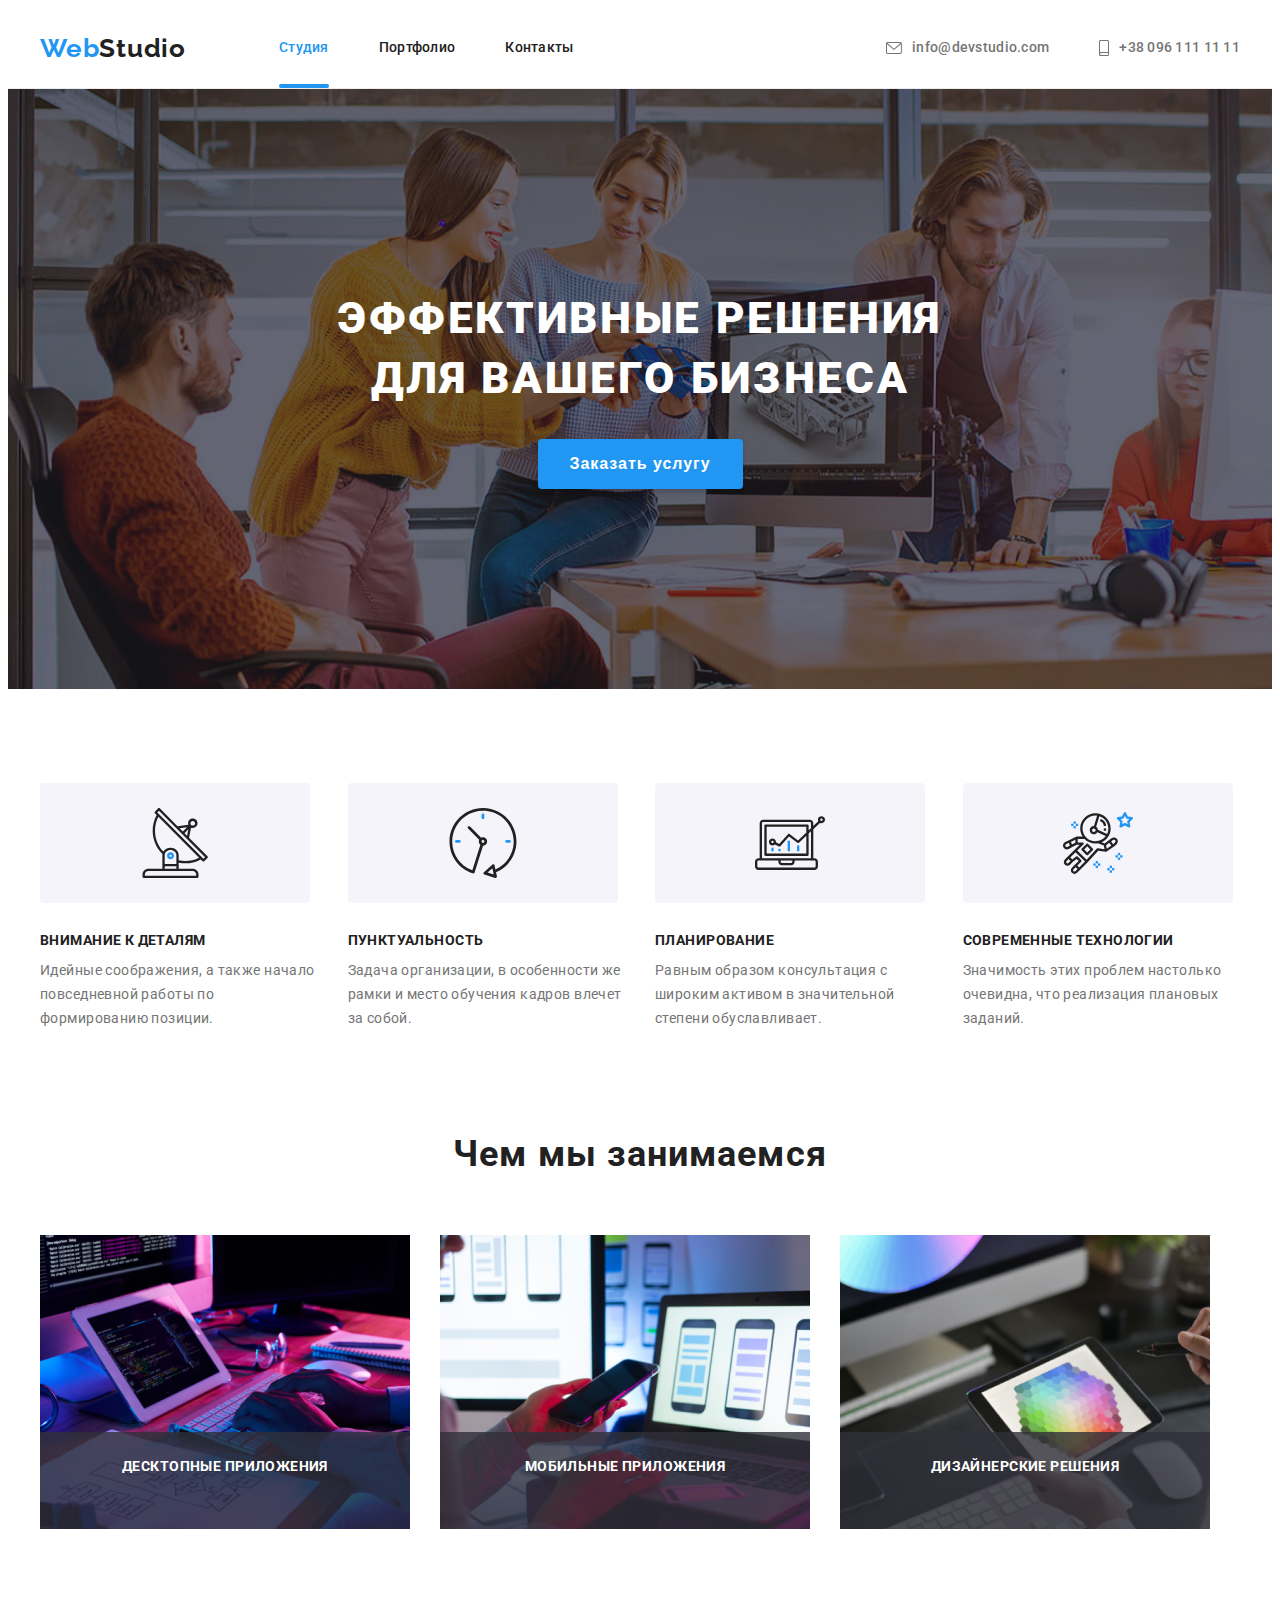
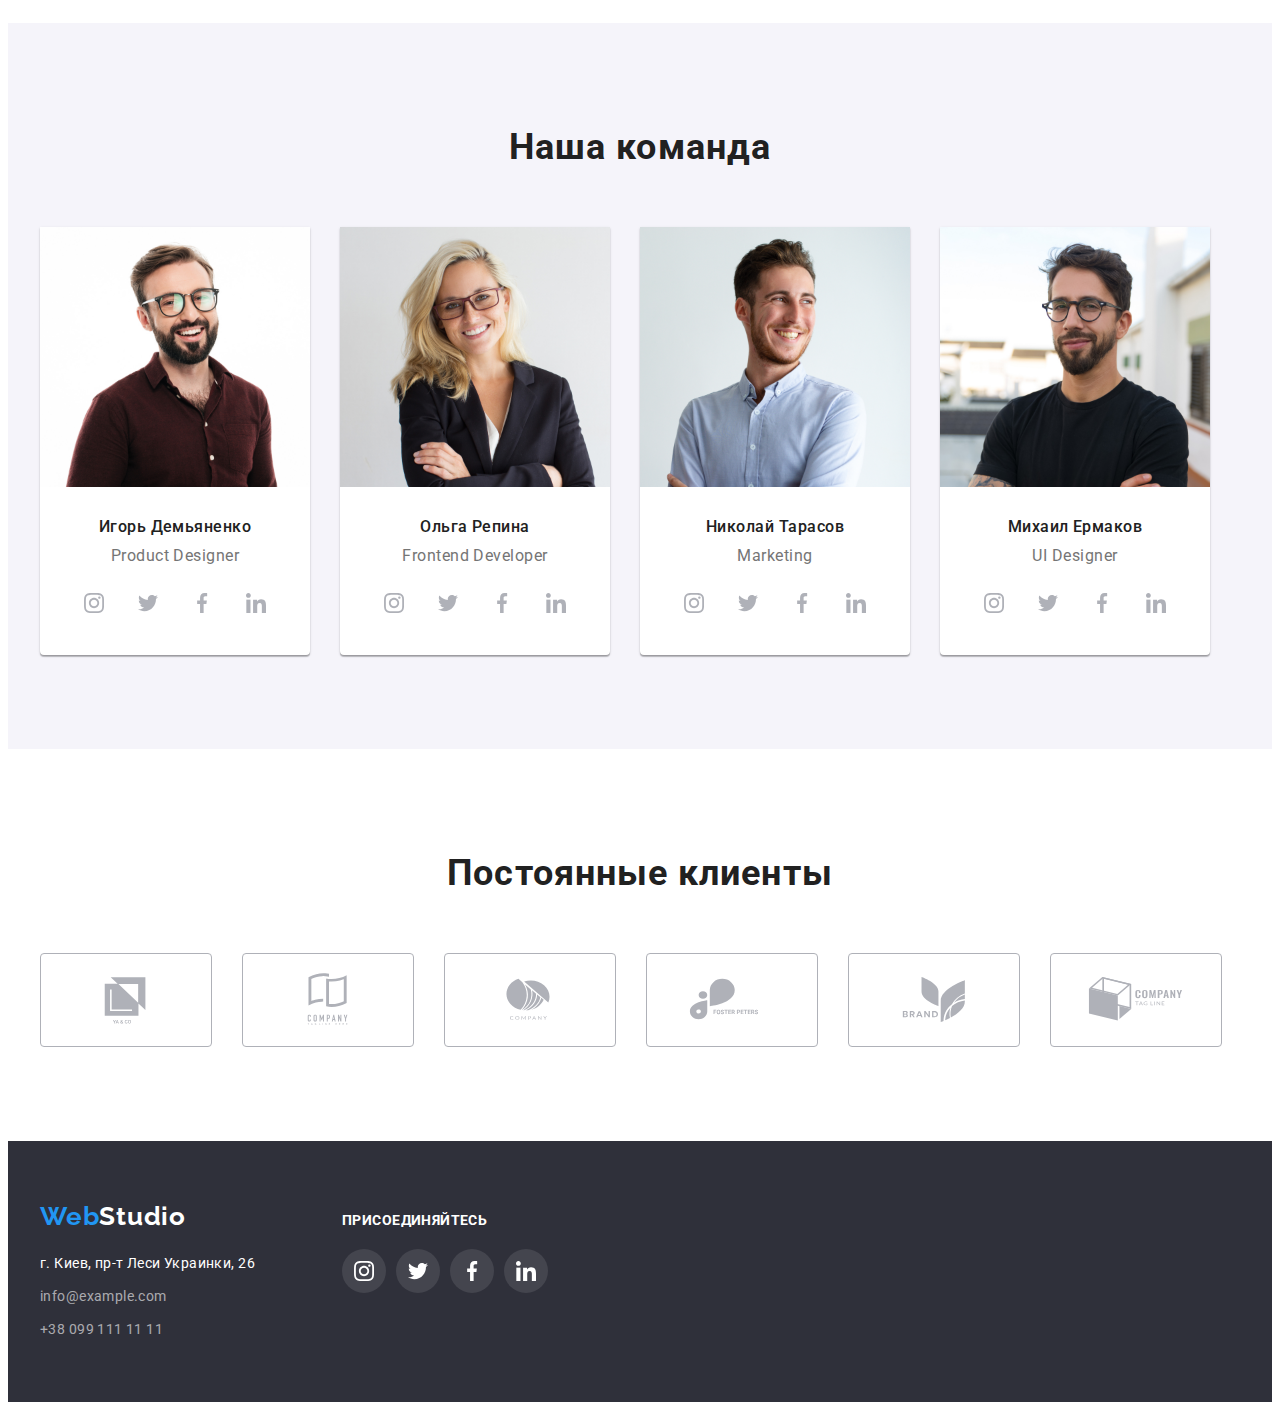
<file: index.html>
<!DOCTYPE html>
<html lang="ru">
    <!--header-->
<head>
    <meta charset="UTF-8">
    <meta http-equiv="X-UA-Compatible" content="IE=edge">
    <meta name="viewport" content="width=device-width, initial-scale=1.0">
    <title>WebStudio</title>
    <link rel="preconnect" href="https://fonts.googleapis.com">
    <link rel="preconnect" href="https://fonts.gstatic.com" crossorigin>
    <link href="https://fonts.googleapis.com/css2?family=Raleway:wght@700&family=Roboto:wght@400;500;700;900&display=swap"
        rel="stylesheet"> 
    <link rel="stylesheet" href="https://cdnjs.cloudflare.com/ajax/libs/modern-normalize/1.1.0/modern-normalize.min.css"
        integrity="sha512-wpPYUAdjBVSE4KJnH1VR1HeZfpl1ub8YT/NKx4PuQ5NmX2tKuGu6U/JRp5y+Y8XG2tV+wKQpNHVUX03MfMFn9Q=="
        crossorigin="anonymous" referrerpolicy="no-referrer" />
    <link rel="stylesheet" href="./css/styles.css" />
    <link rel="import" href="./portfolio.html" />
</head>
<body>
        <header class="page-header">
            <div class="container header-container">
                <nav class="navigation">
                    <a class="logo link" href="">Web<span class="studio title-theme-light">Studio</span></a>
                    <ul class="menu list">
                        <li class="menu-item">
                            <a class="link current-menu" href="./index.html">Студия</a>
                        </li>
                        <li class="menu-item">
                            <a class="menu-link link" href="./portfolio.html">Портфолио</a>
                        </li>
                        <li class="menu-item">
                            <a class="menu-link link" href="">Контакты</a>
                        </li>
                    </ul>
                </nav>
                <ul class="menu list">
                    <li class="list-mail">
                        <a class="mail link" href="mailto:info@devstudio.com">
                            <svg class="mail-list-icon" width="16" height="12">
                                <use href="./images/sprite.svg#icon-mail"></use>
                            </svg>info@devstudio.com
                        </a>
                    </li>
                    <li>
                        <a class="tel-number link" href="tel:+380961111111">
                            <svg class="smartphone-list-icon" width="10" height="16">
                                <use href="./images/sprite.svg#icon-smartphone"></use>
                            </svg>
                            +38 096 111 11 11</a>
                    </li>
                </ul>
            </div>
        </header>
    <main>
        <!--HERO-->
        <section class="hero">
            <div class="container hero-padding">
                <h1 class="main-title">Эффективные решения для вашего бизнеса</h1>
                <button class="btn" type="button" data-modal-open>Заказать услугу</button>
            </div>
        </section>
        <!--text below the hero-->
        <section class="section-do">
            <div class="container">
                <ul class="list list-text">
                    <li class="list-part-title">
                        <div class="pictures">
                            <svg class="list-pictures" width="70" height="70">
                                <use href="./images/sprite.svg#icon-antenna"></use>
                            </svg>
                        </div>
                        <h3 class="part-title">Внимание к деталям</h3>
                        <p class="text">Идейные соображения, а также начало повседневной работы по формированию позиции.</p>
                    </li>
                    <li class="list-part-title">
                        <div class="pictures">
                            <svg class="list-pictures" width="70" height="70">
                                <use href="./images/sprite.svg#icon-clock"></use>
                            </svg>
                        </div>
                        <h3 class="part-title">Пунктуальность</h3>
                        <p class="text">Задача организации, в особенности же рамки и место обучения кадров влечет за собой.</p>
                    </li>
                    <li class="list-part-title">
                        <div class="pictures">
                            <svg class="list-pictures" width="70" height="70">
                                <use href="./images/sprite.svg#icon-diagram"></use>
                            </svg>
                        </div>
                        <h3 class="part-title">Планирование</h3>
                        <p class="text">Равным образом консультация с широким активом в значительной степени обуславливает.</p>
                    </li>
                    <li class="list-part-title">
                        <div class="pictures">
                            <svg class="list-pictures" width="70" height="70">
                                <use href="./images/sprite.svg#icon-astronaut-1"></use>
                            </svg>
                        </div>
                        <h3 class="part-title">Современные технологии</h3>
                        <p class="text">Значимость этих проблем настолько очевидна, что реализация плановых заданий.</p>
                    </li>
                </ul>
            </div>
        </section>
        <!--what we do-->
        <section class="section">
            <div class="container">
                <h2 class="sub-title" >Чем мы занимаемся</h2>
                <ul class="list list-what-we-do">

                    <li class="card-what-we-do">
                        <div class="thumb">
                            <img src="./images/typing.jpg" 
                            alt="печатает" 
                            width="370" 
                            height="294" />
                            <p class="label-text">Десктопные приложения</p>
                        </div>
                    </li>
                    <li class="card-what-we-do">
                        <div class="thumb">
                        <img src="./images/mobile.jpg" 
                        alt="держит телефон" 
                        width="370" 
                        height="294"/>
                        <p class="label-text">Мобильные приложения</p>
                        </div>
                    </li>
                    <li class="card-what-we-do">
                        <div class="thumb">
                        <img src="./images/tab.jpg" 
                        alt="держит планшет" 
                        width="370" 
                        height="294"/>
                        <p class="label-text">Дизайнерские решения</p>
                        </div>
                    </li>
                </ul>
        </div>
        </section>
<!--our team-->
        <section class="section section-team">
            <div class="container">
                <h2 class="sub-title" >Наша команда</h2>
                <ul class="list list-team">
                    <li class="team-card">
                        <img src="./images/team/igor.jpg" alt="Игорь Демьяненко" width="270" height="260">
                        <div class="team-wrapper">
                            <h3 class="team-name">Игорь Демьяненко</h3>
                            <p class="position">Product Designer</p>
                            <ul class="social-list list">
                                <li class="social-list-item">
                                    <a href="" class="social-list-link">
                                        <svg class="social-list-icon" width="20" height="20">
                                            <use href="./images/sprite.svg#icon-instagram"></use>
                                        </svg>
                                    </a>
                                </li>
                                <li class="social-list-item">
                                    <a href="" class="social-list-link">
                                        <svg class="social-list-icon" width="20" height="20">
                                            <use href="./images/sprite.svg#icon-twitter"></use>
                                        </svg>
                                    </a>
                                </li>
                                <li class="social-list-item">
                                    <a href="" class="social-list-link">
                                        <svg class="social-list-icon" width="20" height="20">
                                            <use href="./images/sprite.svg#icon-facebook"></use>
                                        </svg>
                                    </a>
                                </li>
                                <li class="social-list-item">
                                    <a href="" class="social-list-link">
                                        <svg class="social-list-icon" width="20" height="20">
                                            <use href="./images/sprite.svg#icon-linkedin"></use>
                                        </svg>
                                    </a>
                                </li>
                            </ul>
                        </div>
                    </li>
                    <li class="team-card">
                        <img src="./images/team/olga.jpg" alt="Ольга Репина" width="270" height="260">
                        <div class="team-wrapper">
                            <h3 class="team-name">Ольга Репина</h3>
                            <p class="position">Frontend Developer</p>
                            <ul class="social-list list">
                                <li class="social-list-item">
                                    <a href="" class="social-list-link">
                                        <svg class="social-list-icon" width="20" height="20">
                                            <use href="./images/sprite.svg#icon-instagram"></use>
                                        </svg>
                                    </a>
                                </li>
                                <li class="social-list-item">
                                    <a href="" class="social-list-link">
                                        <svg class="social-list-icon" width="20" height="20">
                                            <use href="./images/sprite.svg#icon-twitter"></use>
                                        </svg>
                                    </a>
                                </li>
                                <li class="social-list-item">
                                    <a href="" class="social-list-link">
                                        <svg class="social-list-icon" width="20" height="20">
                                            <use href="./images/sprite.svg#icon-facebook"></use>
                                        </svg>
                                    </a>
                                </li>
                                <li class="social-list-item">
                                    <a href="" class="social-list-link">
                                        <svg class="social-list-icon" width="20" height="20">
                                            <use href="./images/sprite.svg#icon-linkedin"></use>
                                        </svg>
                                    </a>
                                </li>
                            </ul>
                        </div>
                    </li>
                    <li class="team-card">
                        <img src="./images/team/nikolai.jpg" alt="Николай Тарасов" width="270" height="260">
                        <div class="team-wrapper">
                            <h3 class="team-name">Николай Тарасов</h3>
                            <p class="position">Marketing</p>
                            <ul class="social-list list">
                                <li class="social-list-item">
                                    <a href="" class="social-list-link">
                                        <svg class="social-list-icon" width="20" height="20">
                                            <use href="./images/sprite.svg#icon-instagram"></use>
                                        </svg>
                                    </a>
                                </li>
                                <li class="social-list-item">
                                    <a href="" class="social-list-link">
                                        <svg class="social-list-icon" width="20" height="20">
                                            <use href="./images/sprite.svg#icon-twitter"></use>
                                        </svg>
                                    </a>
                                </li>
                                <li class="social-list-item">
                                    <a href="" class="social-list-link">
                                        <svg class="social-list-icon" width="20" height="20">
                                            <use href="./images/sprite.svg#icon-facebook"></use>
                                        </svg>
                                    </a>
                                </li>
                                <li class="social-list-item">
                                    <a href="" class="social-list-link">
                                        <svg class="social-list-icon" width="20" height="20">
                                            <use href="./images/sprite.svg#icon-linkedin"></use>
                                        </svg>
                                    </a>
                                </li>
                            </ul>
                        </div>
                    </li>
                    <li class="team-card">
                        <img src="./images/team/mikhail.jpg" alt="Михаил Ермаков" width="270" height="260">
                        <div class="team-wrapper">
                            <h3 class="team-name">Михаил Ермаков</h3>
                            <p class="position">UI Designer</p>
                            <ul class="social-list list">
                                <li class="social-list-item">
                                    <a href="" class="social-list-link">
                                        <svg class="social-list-icon" width="20" height="20">
                                            <use href="./images/sprite.svg#icon-instagram"></use>
                                        </svg>
                                    </a>
                                </li>
                                <li class="social-list-item">
                                    <a href="" class="social-list-link">
                                        <svg class="social-list-icon" width="20" height="20">
                                            <use href="./images/sprite.svg#icon-twitter"></use>
                                        </svg>
                                    </a>
                                </li>
                                <li class="social-list-item">
                                    <a href="" class="social-list-link">
                                        <svg class="social-list-icon" width="20" height="20">
                                            <use href="./images/sprite.svg#icon-facebook"></use>
                                        </svg>
                                    </a>
                                </li>
                                <li class="social-list-item">
                                    <a href="" class="social-list-link">
                                        <svg class="social-list-icon" width="20" height="20">
                                            <use href="./images/sprite.svg#icon-linkedin"></use>
                                        </svg>
                                    </a>
                                </li>
                            </ul>
                        </div>
                    </li>
                </ul>
            </div>
        </section>
<!--clients-->
        <section class="section">
            <div class="container">
                <h2 class="sub-title">Постоянные клиенты</h2>
                <ul class="list list-link-company">
                    <li class="list-company">
                        <a href="" class="square">
                            <svg class="company-list-icon" width="106" height="60">
                                <use href="./images/sprite.svg#icon-co"></use>
                            </svg>
                        </a>
                    </li>
                    <li class="list-company">
                        <a href="" class="square">
                            <svg class="company-list-icon" width="106" height="60">
                                <use href="./images/sprite.svg#icon-company"></use>
                            </svg>
                        </a>
                    </li>
                    <li class="list-company">
                        <a href="" class="square">
                            <svg class="company-list-icon" width="106" height="60">
                                <use href="./images/sprite.svg#icon-company-circle"></use>
                            </svg>
                        </a>
                    </li>
                    <li class="list-company">
                        <a href="" class="square">
                            <svg class="company-list-icon" width="106" height="60">
                                <use href="./images/sprite.svg#icon-foster"></use>
                            </svg>
                        </a>
                    </li>
                    <li class="list-company">
                        <a href="" class="square">
                            <svg class="company-list-icon" width="106" height="60">
                                <use href="./images/sprite.svg#icon-brand"></use>
                            </svg>
                        </a>
                    </li>
                    <li class="list-company">
                        <a href="" class="square">
                            <svg class="company-list-icon" width="106" height="60">
                                <use href="./images/sprite.svg#icon-tag-line"></use>
                            </svg>
                        </a>
                    </li>
                </ul>

            </div>
        </section>
    </main>

<!--footer-->
    <footer class="footer">
        <div class="container footer-div">
            <div>
            <a class="logo link footer-logo" href="">Web<span class="studio title-theme-dark">Studio</span></a>
            <address>
                <ul class="list">
                    <li class="list-footer">
                        <a 
                        class="link address" 
                        href="https://goo.gl/maps/fe2kEWnGN5FL26RS7"
                        target="_blank"
                        rel="noopener norefferer"
                        >г. Киев, пр-т Леси Украинки, 26</a>
                    </li>
                    <li class="list-footer">
                        <a class="link info-footer" href="mailto:info@example.com">info@example.com</a>
                    </li>
                    <li class="list-footer">
                        <a class="link info-footer" href="tel:+380991111111">+38 099 111 11 11</a>
                    </li>
                </ul>
            </address>   
        </div>
        <div class="">
            <h2 class="social-title">присоединяйтесь</h2>
            <ul class="social-list list">
                <li class="social-list-item">
                    <a href="" class="social-list-link social-list-link-footer">
                        <svg class="social-list-icon social-list-icon-footer" width="20" height="20">
                            <use href="./images/sprite.svg#icon-instagram"></use>
                        </svg>
                    </a>
                </li>
                <li class="social-list-item">
                    <a href="" class="social-list-link social-list-link-footer">
                        <svg class="social-list-icon social-list-icon-footer" width="20" height="20">
                            <use href="./images/sprite.svg#icon-twitter"></use>
                        </svg>
                    </a>
                </li>
                <li class="social-list-item">
                    <a href="" class="social-list-link social-list-link-footer">
                        <svg class="social-list-icon social-list-icon-footer" width="20" height="20">
                            <use href="./images/sprite.svg#icon-facebook"></use>
                        </svg>
                    </a>
                </li>
                <li class="social-list-item">
                    <a href="" class="social-list-link social-list-link-footer">
                        <svg class="social-list-icon social-list-icon-footer" width="20" height="20">
                            <use href="./images/sprite.svg#icon-linkedin"></use>
                        </svg>
                    </a>
                </li>
            </ul>
        </div>
        </div>
    </footer>
<!--modal-->
    <div class="backdrop is-hidden" data-modal>
        <div class="modal">
            <button type="button" class="modal-close-btn" data-modal-close>
                <svg class="modal-close-btn-icon" width="18" height="18">
                    <use href="./images/sprite.svg#icon-close"></use>
                </svg>
            </button>
        </div>
    </div>
<script src="./js/modal.js"></script>
</body>
</html>
</file>
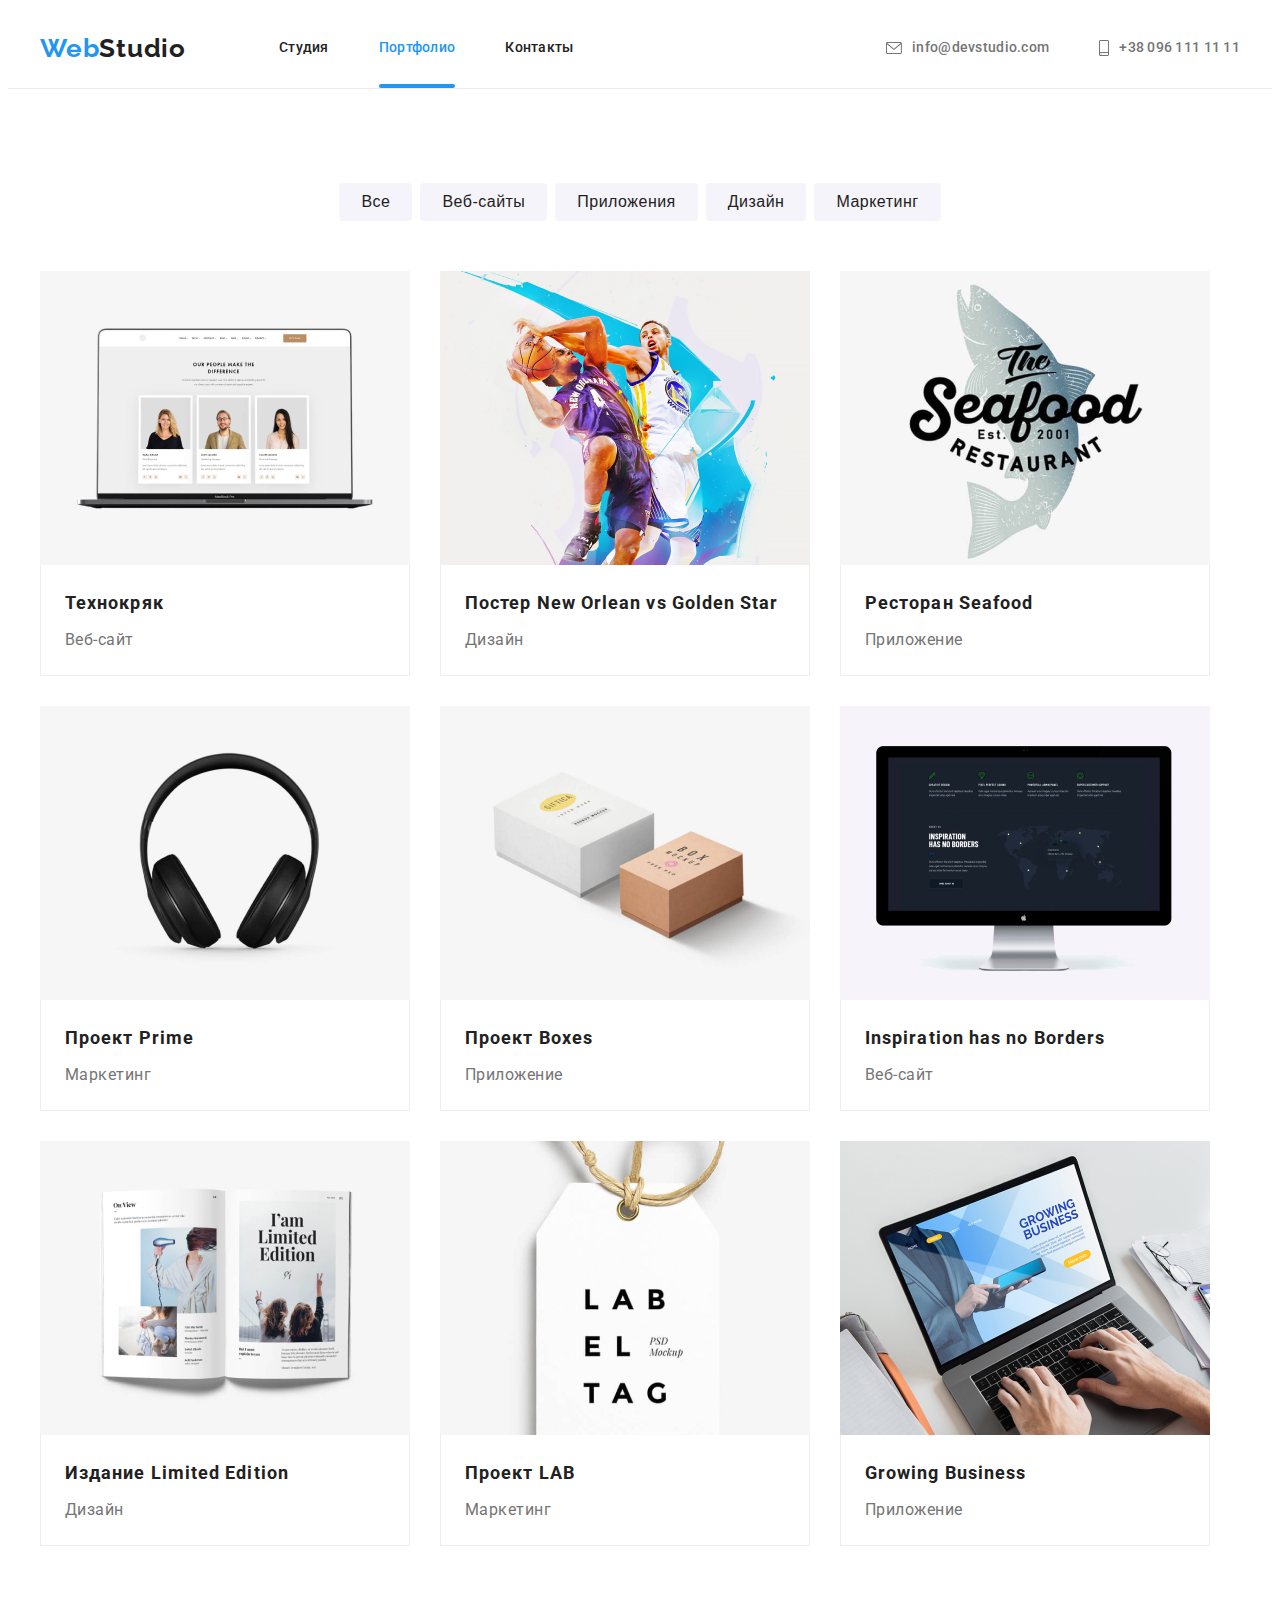
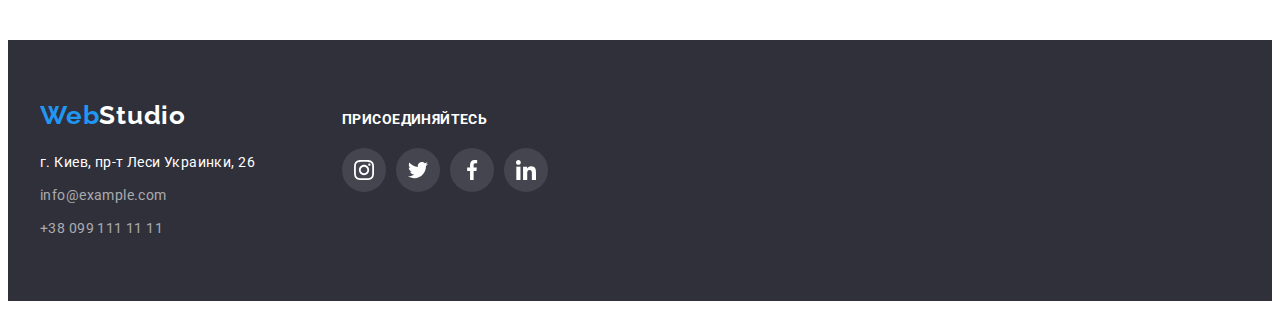
<file: portfolio.html>
<!DOCTYPE html>
<html lang="ru">
    <!--header-->
<head>
    <meta charset="UTF-8">
    <meta http-equiv="X-UA-Compatible" content="IE=edge">
    <meta name="viewport" content="width=device-width, initial-scale=1.0">
    <title>Portfolio</title>
    <link rel="preconnect" href="https://fonts.googleapis.com">
    <link rel="preconnect" href="https://fonts.gstatic.com" crossorigin>
    <link href="https://fonts.googleapis.com/css2?family=Raleway:wght@700&family=Roboto:wght@400;500;700;900&display=swap"
        rel="stylesheet">
    <link rel="stylesheet" href="https://cdnjs.cloudflare.com/ajax/libs/modern-normalize/1.1.0/modern-normalize.min.css"
        integrity="sha512-wpPYUAdjBVSE4KJnH1VR1HeZfpl1ub8YT/NKx4PuQ5NmX2tKuGu6U/JRp5y+Y8XG2tV+wKQpNHVUX03MfMFn9Q=="
        crossorigin="anonymous" referrerpolicy="no-referrer" />
    <link rel="stylesheet" href="./css/styles.css" />
    <link rel="import" href="./index.html"/>
</head>
<body>
    <header class="page-header">
        <div class="container header-container">
            <nav class="navigation">
                <a class="logo link" href="">Web<span class="studio title-theme-light">Studio</span></a>
                <ul class="menu list">
                    <li class="menu-item">
                        <a class="link menu-link" href="./index.html">Студия</a>
                    </li>
                    <li class="menu-item">
                        <a class="link current-menu" href="./portfolio.html">Портфолио</a>
                    </li>
                    <li class="menu-item">
                        <a class="menu-link link" href="">Контакты</a>
                    </li>
                </ul>
            </nav>
            <ul class="menu list">
                <li class="list-mail">
                    <a class="mail link" href="mailto:info@devstudio.com">
                        <svg class="mail-list-icon" width="16" height="12">
                            <use href="./images/sprite.svg#icon-mail"></use>
                        </svg>info@devstudio.com
                    </a>
                </li>
                <li>
                    <a class="tel-number link" href="tel:+380961111111">
                        <svg class="smartphone-list-icon" width="10" height="16">
                            <use href="./images/sprite.svg#icon-smartphone"></use>
                        </svg>
                        +38 096 111 11 11</a>
                </li>
            </ul>
        </div>
    </header>
    <main>
<!-----------HERO------------>
<section class="hero-portfolio">
    <div class="container">
        <ul class="list list-buttom">
            <li class="list-filter-buttom">
                <button class="filter-buttom" type="button">Все</button>
            </li>
            <li class="list-filter-buttom">
                <button class="filter-buttom" type="button">Веб-сайты</button>
            </li>
            <li class="list-filter-buttom">
                <button class="filter-buttom" type="button">Приложения</button>
            </li>
            <li class="list-filter-buttom">
                <button class="filter-buttom" type="button">Дизайн</button>
            </li>
            <li class="list-filter-buttom">
                <button class="filter-buttom" type="button">Маркетинг</button>
            </li> 
        </ul>

        <ul class="list list-portfolio">
            <li class="table-portfolio">
                <a class="link link-portfolio" href="">
                    <div class="hover-overlay">
                        <img src="./images/portfolio/texnokryak.jpg" alt="Технокряк" width="370" height="294">
                        <div class="action-overlay">
                            <p class="text-overlay">Ресурс предлагает комплексные предложения с разным уровнем функционала и сервисов. Все это позволит посетителю получить
                        исчерпывающие сведения о компании или частном лице.</p>
                        </div>
                    </div>

                    <div class="portfolio-wrapper">
                        <h3 class="post-name">Технокряк</h3>
                        <p class="filter-name">Веб-сайт</p>
                    </div>
                </a>
            </li>
            <li class="table-portfolio">
                <a class="link link-portfolio" href="">
                    <div class="hover-overlay">
                        <img src="./images/portfolio/poster.jpg" alt="Постер New Orlean vs Golden Star" width="370" height="294">
                        <div class="action-overlay">
                            <p class="text-overlay">Ресурс предлагает комплексные предложения с разным уровнем функционала и сервисов. Все это
                                позволит посетителю получить
                                исчерпывающие сведения о компании или частном лице.</p>
                        </div>
                    </div>

                    <div class="portfolio-wrapper">
                        <h3 class="post-name">Постер New Orlean vs Golden Star</h3>
                        <p class="filter-name">Дизайн</p>
                    </div>
                </a>
            </li>
            <li class="table-portfolio">
                <a class="link link-portfolio" href="">
                    <div class="hover-overlay">
                    <img src="./images/portfolio/seafood.jpg" alt="Ресторан Seafood" width="370" height="294">
                        <div class="action-overlay">
                            <p class="text-overlay">Ресурс предлагает комплексные предложения с разным уровнем функционала и сервисов. Все это
                                позволит посетителю получить
                                исчерпывающие сведения о компании или частном лице.</p>
                        </div>
                    </div>

                    <div class="portfolio-wrapper">
                        <h3 class="post-name">Ресторан Seafood</h3>
                        <p class="filter-name">Приложение</p>
                    </div>
                </a>
            </li>
            <li class="table-portfolio">
                <a class="link link-portfolio" href="">
                    <div class="hover-overlay">
                    <img src="./images/portfolio/prime.jpg" alt="Проект Prime" width="370" height="294">
                        <div class="action-overlay">
                            <p class="text-overlay">Ресурс предлагает комплексные предложения с разным уровнем функционала и сервисов. Все это
                                позволит посетителю получить
                                исчерпывающие сведения о компании или частном лице.</p>
                        </div>
                    </div>

                    <div class="portfolio-wrapper">
                        <h3 class="post-name">Проект Prime</h3>
                        <p class="filter-name">Маркетинг</p>
                    </div>
                </a>
            </li>
            <li class="table-portfolio">
                <a class="link link-portfolio" href="">
                     <div class="hover-overlay">
                    <img src="./images/portfolio/boxes.jpg" alt="Проект Boxes" width="370" height="294">
                        <div class="action-overlay">
                            <p class="text-overlay">Ресурс предлагает комплексные предложения с разным уровнем функционала и сервисов. Все это
                                позволит посетителю получить
                                исчерпывающие сведения о компании или частном лице.</p>
                        </div>
                    </div>

                    <div class="portfolio-wrapper">
                        <h3 class="post-name">Проект Boxes</h3>
                        <p class="filter-name">Приложение</p>
                    </div>
                </a>
            </li>
            <li class="table-portfolio">
                <a class="link link-portfolio" href="">
                     <div class="hover-overlay">
                    <img src="./images/portfolio/borders.jpg" alt="Inspiration has no Borders" width="370" height="294">
                        <div class="action-overlay">
                            <p class="text-overlay">Ресурс предлагает комплексные предложения с разным уровнем функционала и сервисов. Все это
                                позволит посетителю получить
                                исчерпывающие сведения о компании или частном лице.</p>
                        </div>
                    </div>

                    <div class="portfolio-wrapper">
                        <h3 class="post-name">Inspiration has no Borders</h3>
                        <p class="filter-name">Веб-сайт</p>
                    </div>    
                </a>
            </li>
            <li class="table-portfolio">
                <a class="link link-portfolio" href="">
                     <div class="hover-overlay">
                    <img src="./images/portfolio/limited-edition.jpg" alt="Издание Limited Edition" width="370" height="294">
                        <div class="action-overlay">
                            <p class="text-overlay">Ресурс предлагает комплексные предложения с разным уровнем функционала и сервисов. Все это
                                позволит посетителю получить
                                исчерпывающие сведения о компании или частном лице.</p>
                        </div>
                    </div>

                    <div class="portfolio-wrapper">
                        <h3 class="post-name">Издание Limited Edition</h3>
                        <p class="filter-name">Дизайн</p>
                    </div>
                </a>
            </li>
            <li class="table-portfolio">
                <a class="link link-portfolio" href="">
                    <div class="hover-overlay">
                    <img src="./images/portfolio/lab.jpg" alt="Проект LAB" width="370" height="294">
                        <div class="action-overlay">
                            <p class="text-overlay">Ресурс предлагает комплексные предложения с разным уровнем функционала и сервисов. Все это
                                позволит посетителю получить
                                исчерпывающие сведения о компании или частном лице.</p>
                        </div>
                    </div>
                    
                    <div class="portfolio-wrapper">
                        <h3 class="post-name">Проект LAB</h3>
                        <p class="filter-name">Маркетинг</p>
                    </div>
                </a>
            </li>
            <li class="table-portfolio">
                <a class="link link-portfolio" href="">
                    <div class="hover-overlay">
                    <img src="./images/portfolio/business.jpg" alt="Growing Business" width="370" height="294">
                        <div class="action-overlay">
                            <p class="text-overlay">Ресурс предлагает комплексные предложения с разным уровнем функционала и сервисов. Все это
                                позволит посетителю получить
                                исчерпывающие сведения о компании или частном лице.</p>
                        </div>
                    </div>

                    <div class="portfolio-wrapper">
                        <h3 class="post-name">Growing Business</h3>
                        <p class="filter-name">Приложение</p>
                    </div>
                </a> 
            </li>
        </ul>
    </div>
</section>
    </main>

<!--footer-->
    <footer class="footer">
        <div class="container footer-div">
            <div>
                <a class="logo link footer-logo" href="">Web<span class="studio title-theme-dark">Studio</span></a>
                <address>
                    <ul class="list">
                        <li class="list-footer">
                            <a class="link address" href="https://goo.gl/maps/fe2kEWnGN5FL26RS7" target="_blank"
                                rel="noopener norefferer">г. Киев, пр-т Леси Украинки, 26</a>
                        </li>
                        <li class="list-footer">
                            <a class="link info-footer" href="mailto:info@example.com">info@example.com</a>
                        </li>
                        <li class="list-footer">
                            <a class="link info-footer" href="tel:+380991111111">+38 099 111 11 11</a>
                        </li>
                    </ul>
                </address>
            </div>
            <div class="">
                <h2 class="social-title">присоединяйтесь</h2>
                <ul class="social-list list">
                    <li class="social-list-item">
                        <a href="" class="social-list-link social-list-link-footer">
                            <svg class="social-list-icon social-list-icon-footer" width="20" height="20">
                                <use href="./images/sprite.svg#icon-instagram"></use>
                            </svg>
                        </a>
                    </li>
                    <li class="social-list-item">
                        <a href="" class="social-list-link social-list-link-footer">
                            <svg class="social-list-icon social-list-icon-footer" width="20" height="20">
                                <use href="./images/sprite.svg#icon-twitter"></use>
                            </svg>
                        </a>
                    </li>
                    <li class="social-list-item">
                        <a href="" class="social-list-link social-list-link-footer">
                            <svg class="social-list-icon social-list-icon-footer" width="20" height="20">
                                <use href="./images/sprite.svg#icon-facebook"></use>
                            </svg>
                        </a>
                    </li>
                    <li class="social-list-item">
                        <a href="" class="social-list-link social-list-link-footer">
                            <svg class="social-list-icon social-list-icon-footer" width="20" height="20">
                                <use href="./images/sprite.svg#icon-linkedin"></use>
                            </svg>
                        </a>
                    </li>
                </ul>
            </div>
        </div>
    </footer>
</body>
</html>
</file>
<file: css/styles.css>
:root {
  --accent-color: #2196f3;
  --main-font: "Roboto", sans-serif;
  --secondary-font: "Raleway", sans-serif;
}

h1,
h2,
h3,
h4,
h5,
h6,
p {
  margin-top: 0;
  margin-bottom: 0;
}

ul,
ol {
  margin-top: 0;
  margin-bottom: 0;
  padding-left: 0;
}

img {
  display: block;
}

.link {
  text-decoration: none;
}

.list {
  list-style: none;
}

address {
  font-style: normal;
}

body {
  font-family: var(--main-font);
}

.container {
  width: 1200px;
  padding-left: 15px;
  padding-right: 15px;
  margin-left: auto;
  margin-right: auto;
}

.section {
  padding-top: 94px;
  padding-bottom: 94px;
}

/* =================== HEADER ================== */

.page-header {
  border-bottom: 1px solid #ececec;
}

.header-container {
  display: flex;
  align-items: center;
}

.navigation {
  display: flex;
  align-items: center;
}

.menu {
  display: flex;
  margin-left: auto;
}

.title-theme-light {
  color: #212121;
}

.title-theme-dark {
  color: #ffffff;
}

.studio {
  font-family: var(--secondary-font);
  font-weight: 700;
  font-size: 26px;
  line-height: 1.19;
  /* identical to box height */
  letter-spacing: 0.03em;

  /* color: #212121; */
}
.logo {
  font-family: var(--secondary-font);
  font-weight: 700;
  font-size: 26px;
  line-height: 1.19;
  /* identical to box height */
  letter-spacing: 0.03em;

  color: var(--accent-color);
  margin-right: 93px;
}

.current-menu {
  position: relative;
  display: block;
  font-weight: 500;
  font-size: 14px;
  line-height: 1.14;
  letter-spacing: 0.02em;
  color: var(--accent-color);
  padding-top: 32px;
  padding-bottom: 32px;
}

.current-menu::after {
  position: absolute;

  content: "";

  display: block;
  width: 100%;
  height: 4px;
  border-radius: 2px;
  background-color: var(--accent-color);
  left: 0;
  bottom: 0;
}

.menu-link {
  display: block;
  font-weight: 500;
  font-size: 14px;
  line-height: 1.14;
  letter-spacing: 0.02em;
  color: #212121;
  padding-top: 32px;
  padding-bottom: 32px;
  transition: color 250ms cubic-bezier(0.4, 0, 0.2, 1);
}
.menu-link:hover,
.menu-link:focus {
  color: var(--accent-color);
}

.menu-item:not(:last-child) {
  margin-right: 50px;
}

.list-mail {
  margin-right: 50px;
}

.mail {
  display: flex;
  align-items: center;
  font-weight: 500;
  font-size: 14px;
  line-height: 1.14;
  letter-spacing: 0.02em;
  align-items: center;
  color: #757575;
  margin-left: auto;
  transition: color 250ms cubic-bezier(0.4, 0, 0.2, 1);
}
.mail:hover,
.mail:focus {
  color: var(--accent-color);
}
.mail:hover .mail-list-icon,
.mail:focus .mail-list-icon {
  fill: var(--accent-color);
}
.mail-list-icon {
  margin-right: 10px;
  fill: #757575;
  transition: fill 250ms cubic-bezier(0.4, 0, 0.2, 1);
}

.tel-number {
  display: flex;
  align-items: center;
  font-weight: 500;
  font-size: 14px;
  line-height: 1.14;
  letter-spacing: 0.02em;
  color: #757575;
  transition: color 250ms cubic-bezier(0.4, 0, 0.2, 1);
}
.tel-number:hover,
.tel-number:focus {
  color: var(--accent-color);
}
.tel-number:hover .smartphone-list-icon,
.tel-number:focus .smartphone-list-icon {
  fill: var(--accent-color);
}
.smartphone-list-icon {
  margin-right: 10px;
  fill: #757575;
  transition: fill 250ms cubic-bezier(0.4, 0, 0.2, 1);
}

/* =================== HERO ================== */
.hero {
  background-image: linear-gradient(
      rgba(47, 48, 58, 0.4),
      rgba(47, 48, 58, 0.4)
    ),
    url(../images/hero/bg.jpg);
  background-size: cover;
  padding-top: 200px;
  padding-bottom: 200px;
  text-align: center;
  justify-content: center;
  max-width: 1600px;
}

.main-title {
  font-weight: 900;
  font-size: 44px;
  line-height: 1.36;
  /* or 136% */
  text-align: center;
  letter-spacing: 0.06em;
  text-transform: uppercase;
  color: #ffffff;
  margin: 0 auto 30px;
  max-width: 696px;
}

.btn {
  /* display: inline-block; */
  font-weight: 700;
  font-size: 16px;
  line-height: 1.88;
  /* identical to box height, or 188% */
  /* align-items: center;
  text-align: center; */
  letter-spacing: 0.06em;
  color: #ffffff;
  cursor: pointer;
  background: var(--accent-color);
  box-shadow: 0px 4px 4px rgba(0, 0, 0, 0.15);
  border-radius: 4px;
  border: none;
  padding-top: 10px;
  padding-bottom: 10px;
  padding-left: 32px;
  padding-right: 32px;
  transition: background-color 250ms cubic-bezier(0.4, 0, 0.2, 1);
}

.btn:hover,
.btn:focus {
  background-color: var(--accent-color);
}

/* =================== TEXT BELOW YHE HERO ================== */
.section-do {
  padding-top: 94px;
}
.list-text {
  display: flex;
}
.list-part-title:not(:nth-child(4n)) {
  margin-right: 30px;
}

.list-part-title {
  flex-basis: calc((100% - 90px) / 4);
}
.pictures {
  display: flex;
  align-items: center;
  justify-content: center;
  width: 270px;
  height: 120px;
  background: #f5f4fa;
  border-radius: 4px;
  margin-bottom: 30px;
}

.part-title {
  font-weight: 700;
  font-size: 14px;
  line-height: 1.14;
  letter-spacing: 0.03em;
  text-transform: uppercase;
  margin-bottom: 10px;
  color: #212121;
}
.text {
  font-weight: 400;
  font-size: 14px;
  line-height: 1.71;
  /* or 171% */
  letter-spacing: 0.03em;

  color: #757575;
}

/* =================== WHAT WE DO ================== */

.sub-title {
  font-weight: 700;
  font-size: 36px;
  line-height: 1.67;
  text-align: center;
  letter-spacing: 0.03em;
  margin-bottom: 50px;
  color: #212121;
}

.list-what-we-do {
  display: flex;
}

.card-what-we-do:not(:nth-child(3n)) {
  margin-right: 30px;
}
.card-what-we-do {
  flex-basis: calc((100% - 90px) / 3);
}

.thumb {
  position: relative;
}

.thumb > .label-text {
  position: absolute;
  font-weight: 700;
  font-size: 14px;
  line-height: 1.14;
  letter-spacing: 0.03em;
  text-transform: uppercase;
  color: #ffffff;
  text-align: center;
  width: 370px;
  height: 70px;
  background: rgba(47, 48, 58, 0.8);
  padding-top: 27px;
  bottom: 0;
}

/* ============= OUR TEAM ============================= */
.section-team {
  background: #f5f4fa;
  padding-top: 94px;
}

.list-team {
  display: flex;
}

.team-name {
  font-weight: 500;
  font-size: 16px;
  line-height: 1.19;
  /* identical to box height */
  text-align: center;
  letter-spacing: 0.03em;

  color: #212121;
  margin-bottom: 10px;
}
.position {
  font-weight: 400;
  font-size: 16px;
  line-height: 1.19;
  /* identical to box height */
  text-align: center;
  letter-spacing: 0.03em;
  margin-bottom: 16px;
  color: #757575;
}

/* .team-card:not(:nth-child(4n)) {
  margin-right: 30px;
} */
.team-card {
  background: #ffffff;
  box-shadow: 0px 1px 3px rgba(0, 0, 0, 0.12), 0px 1px 1px rgba(0, 0, 0, 0.14),
    0px 2px 1px rgba(0, 0, 0, 0.2);
  border-radius: 0px 0px 4px 4px;
}
.team-card {
  flex-basis: calc((100% - 120px) / 4);
}
.team-card:not(:last-child) {
  margin-right: 30px;
}

.team-wrapper {
  padding-top: 30px;
  padding-bottom: 30px;
  /* border: 1px solid #ffffff; */
}

.social-list {
  display: flex;
  justify-content: center;
}
.social-list-item:not(:last-child) {
  margin-right: 10px;
}

.social-list-link {
  display: flex;
  align-items: center;
  justify-content: center;
  width: 44px;
  height: 44px;
  border-radius: 50%;
  transition: background-color 250ms cubic-bezier(0.4, 0, 0.2, 1);
}

.social-list-link:hover,
.social-list-link:focus {
  background-color: var(--accent-color);
}
.social-list-icon {
  fill: #afb1b8;
  transition: fill 250ms cubic-bezier(0.4, 0, 0.2, 1);
}
.social-list-link:hover .social-list-icon,
.social-list-link:focus .social-list-icon {
  fill: #ffffff;
}
/* ============= CLIENTS ============================= */
.list-link-company {
  display: flex;
}

.list-company:not(:last-child) {
  margin-right: 30px;
}

.square {
  display: flex;
  align-items: center;
  justify-content: center;
  width: 170px;
  height: 92px;
  border: 1px solid #afb1b8;
  border-radius: 4px;
  transition: border 250ms cubic-bezier(0.4, 0, 0.2, 1);
}

.square:hover,
.square:focus {
  border: 1px solid #2196f3;
}
.company-list-icon {
  fill: #afb1b8;
  transition: fill 250ms cubic-bezier(0.4, 0, 0.2, 1);
}

.square:hover .company-list-icon,
.square:focus .company-list-icon {
  fill: var(--accent-color);
}

/* ============= FOOTER ============================= */
.footer {
  padding-top: 60px;
  padding-bottom: 60px;
  background: #2f303a;
}
.footer-div {
  display: flex;
  align-items: baseline;
}
.footer-logo {
  display: block;
  margin-bottom: 20px;
  margin-right: 156px;
}

.list-footer {
  margin-bottom: 9px;
}
.list-footer:last-child {
  margin-bottom: 0;
}

.address {
  font-weight: 400;
  font-size: 14px;
  line-height: 1.71;
  /* or 171% */
  letter-spacing: 0.03em;
  color: #ffffff;
}
.info-footer {
  font-weight: 400;
  font-size: 14px;
  line-height: 1.71;
  /* or 171% */
  letter-spacing: 0.03em;
  color: rgba(255, 255, 255, 0.6);
}

.social-title {
  font-weight: 700;
  font-size: 14px;
  line-height: 1.14;
  letter-spacing: 0.03em;
  text-transform: uppercase;
  margin-bottom: 20px;
  color: #ffffff;
}

.social-list-link-footer {
  background: rgba(255, 255, 255, 0.1);
}
.social-list-icon-footer {
  fill: #ffffff;
}
/* ================ PORTFOLIO =======================*/
.hero-portfolio {
  padding-top: 94px;
  padding-bottom: 94px;
}

.list-buttom {
  display: flex;
  margin-bottom: 50px;
  justify-content: center;
}

.list-filter-buttom {
  margin-right: 8px;
}
.list-filter-buttom:last-child {
  margin-right: 0;
}

.filter-buttom {
  font-weight: 500;
  font-size: 16px;
  line-height: 1.63;
  /* identical to box height, or 162% */
  text-align: center;
  letter-spacing: 0.03em;
  cursor: pointer;
  border: 0;
  border-radius: 4px;
  color: #212121;
  background: #f5f4fa;
  padding-left: 22px;
  padding-right: 22px;
  padding-top: 6px;
  padding-bottom: 6px;
  transition: color 250ms cubic-bezier(0.4, 0, 0.2, 1),
    background-color 250ms cubic-bezier(0.4, 0, 0.2, 1),
    box-shadow 250ms cubic-bezier(0.4, 0, 0.2, 1);
}

.filter-buttom:not(:last-child) {
  margin-right: 8px;
}

.filter-buttom:hover,
.filter-buttom:focus {
  color: #ffffff;
  background: #2196f3;
  box-shadow: 0px 3px 1px rgba(0, 0, 0, 0.1), 0px 1px 2px rgba(0, 0, 0, 0.08),
    0px 2px 2px rgba(0, 0, 0, 0.12);
}

.list-portfolio {
  display: flex;
  flex-wrap: wrap;
}

.table-portfolio {
  transition: box-shadow 250ms cubic-bezier(0.4, 0, 0.2, 1);
}

.table-portfolio a:hover,
.table-portfolio a:focus {
  box-shadow: 0px 1px 1px rgba(0, 0, 0, 0.12), 0px 4px 4px rgba(0, 0, 0, 0.06),
    1px 4px 6px rgba(0, 0, 0, 0.16);
}

.link-portfolio {
  display: block;
}

.hover-overlay {
  position: relative;
  overflow: hidden;
}

.action-overlay {
  position: absolute;
  display: flex;
  align-items: center;
  justify-content: center;
  top: 0;
  left: 0;
  width: 100%;
  height: 100%;
  background-color: rgba(33, 150, 243, 0.9);
  padding: 63px 24px;
  transform: translateY(100%);
  transition: transform 250ms cubic-bezier(0.4, 0, 0.2, 1);
}

.text-overlay {
  font-weight: 400;
  font-size: 18px;
  line-height: 1.56;
  /* or 156% */
  letter-spacing: 0.03em;
  color: #ffffff;
}

.link-portfolio:hover .action-overlay {
  transform: translateY(0);
}

.portfolio-wrapper {
  padding-top: 20px;
  padding-bottom: 20px;
  padding-left: 24px;
  padding-right: 24px;
  border-bottom: 1px solid #eeeeee;
  border-left: 1px solid #eeeeee;
  border-right: 1px solid #eeeeee;
}

.post-name {
  font-weight: 700;
  font-size: 18px;
  line-height: 2;
  /* identical to box height, or 200% */
  letter-spacing: 0.06em;
  margin-bottom: 4px;
  color: #212121;
}
.filter-name {
  font-weight: 400;
  font-size: 16px;
  line-height: 1.88;
  /* identical to box height, or 188% */
  letter-spacing: 0.03em;
  color: #757575;
}

.table-portfolio:not(:nth-child(3n)) {
  margin-right: 30px;
}
.table-portfolio {
  flex-basis: calc((100% - 90px) / 3);
}
.table-portfolio:not(:nth-last-child(-n + 3)) {
  margin-bottom: 30px;
}

/* ================ MODAL =======================*/

.backdrop {
  position: fixed;
  top: 0;
  left: 0;
  width: 100vw;
  height: 100vh;
  background-color: rgba(0, 0, 0, 0.2);
  transition: opacity 500ms linear, visibility 500ms linear;
}
.modal {
  position: absolute;
  top: 50%;
  left: 50%;
  transform: translate(-50%, -50%);
  width: 528px;
  height: 581px;
  background: #ffffff;
  border-radius: 4px;
}
.modal-close-btn {
  position: absolute;
  top: 8px;
  right: 8px;
  display: flex;
  align-items: center;
  justify-content: center;
  width: 30px;
  height: 30px;
  border: 1px solid rgba(0, 0, 0, 0.1);
  background: #ffffff;
  border-radius: 50%;
  cursor: pointer;
  padding: 0;
}
.backdrop.is-hidden {
  opacity: 0;
  visibility: hidden;
  pointer-events: none;
}
</file>
